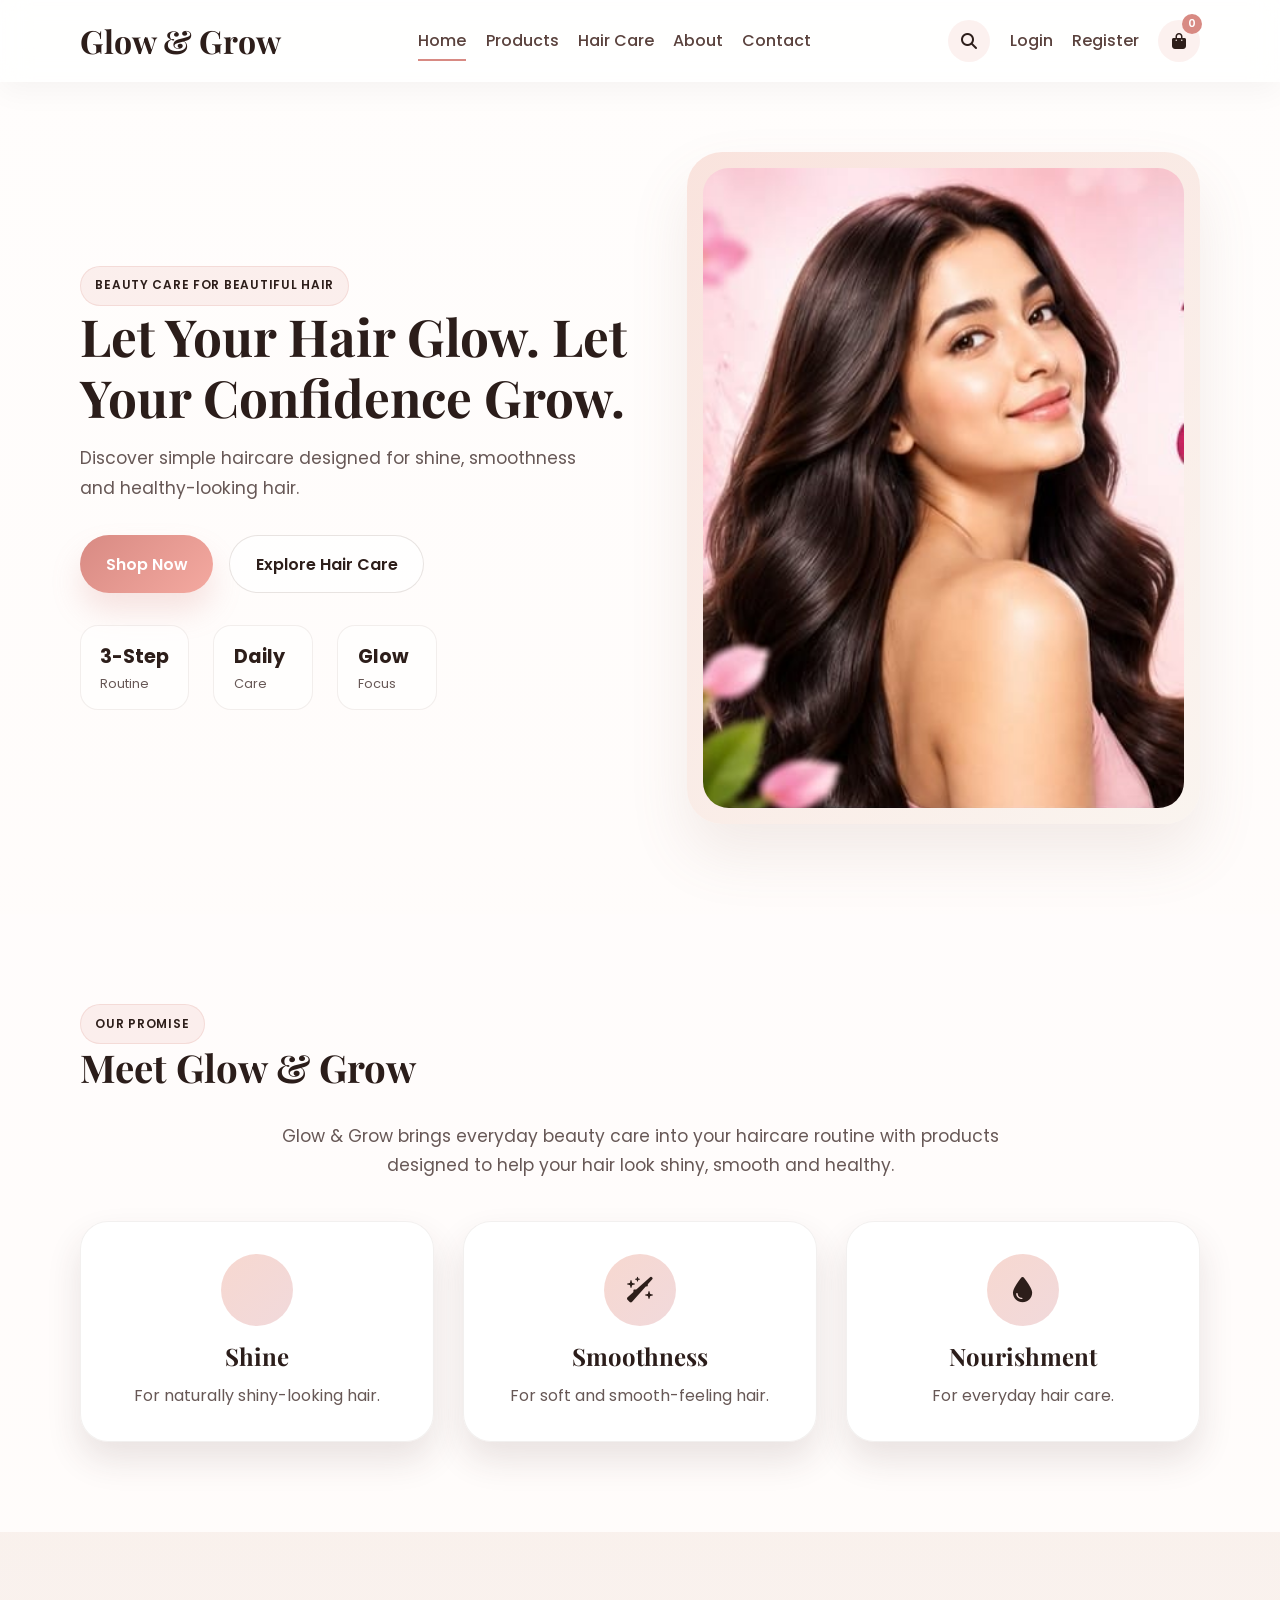
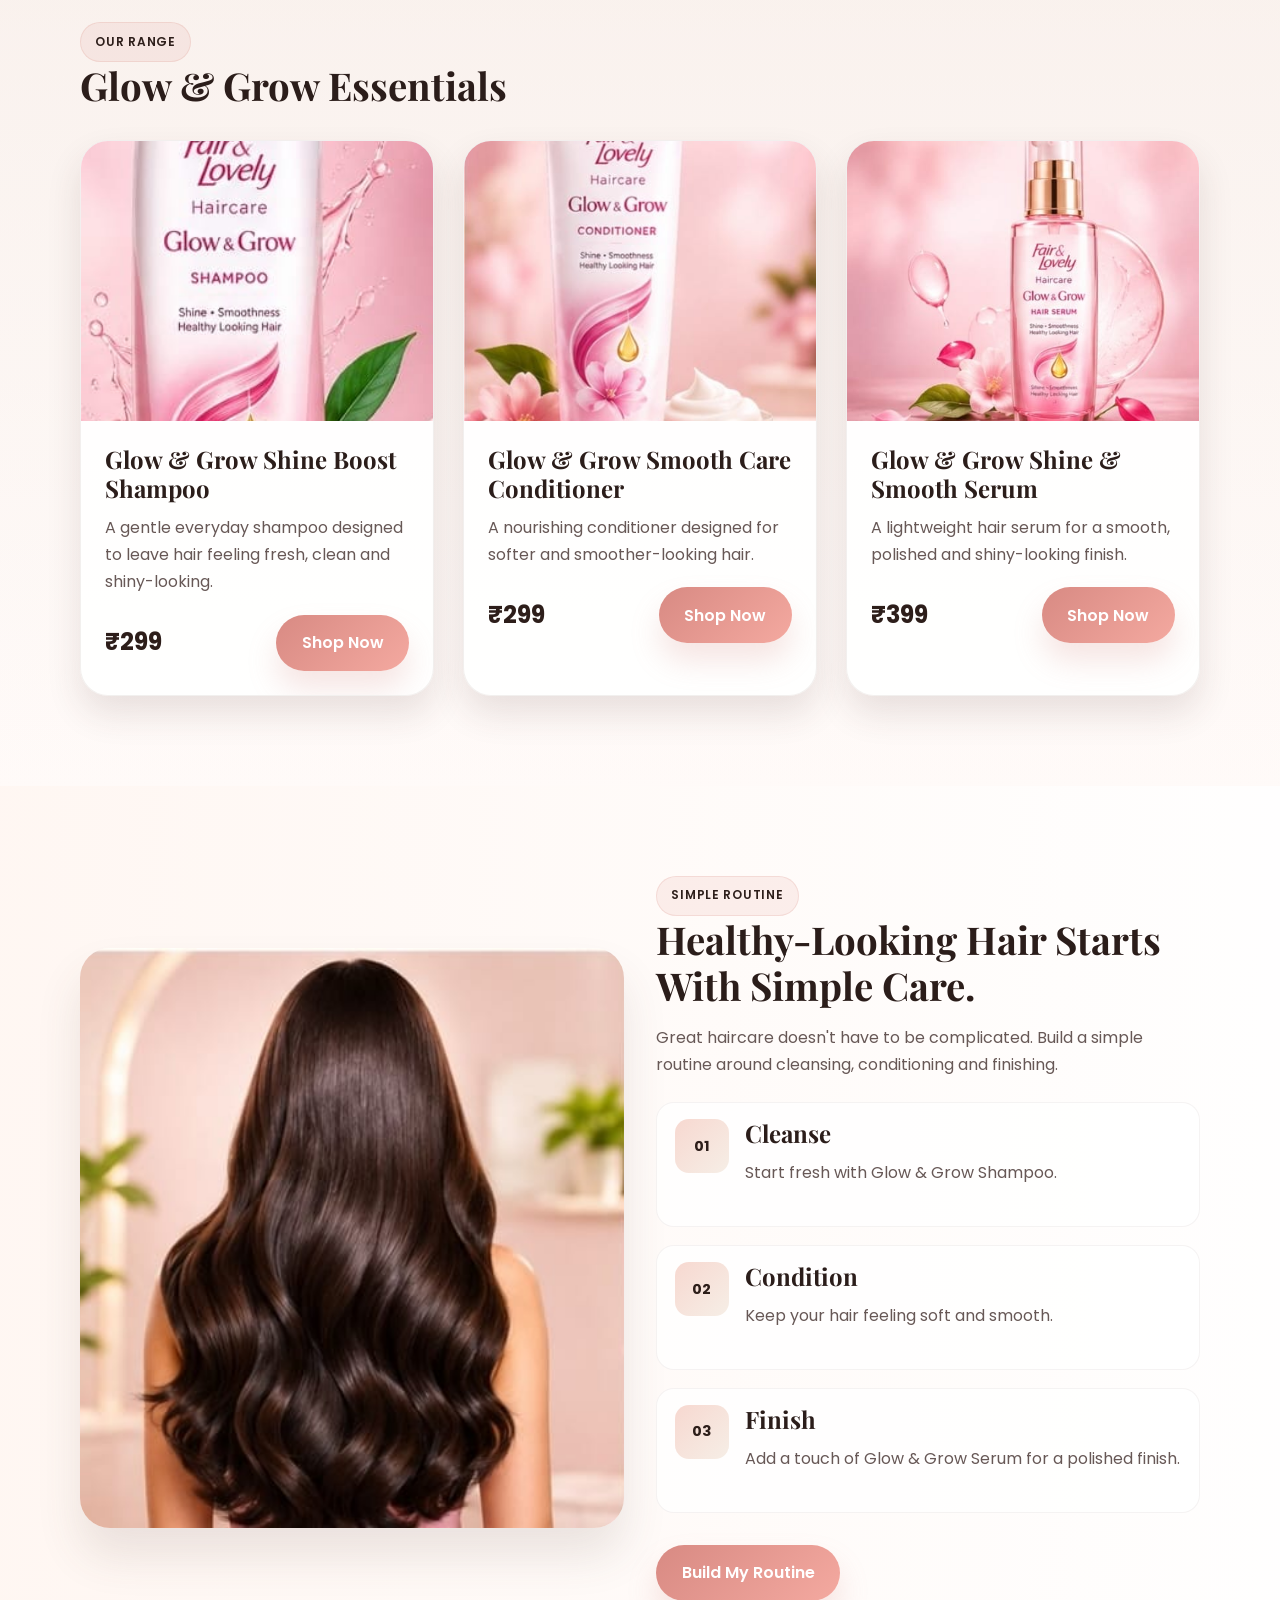
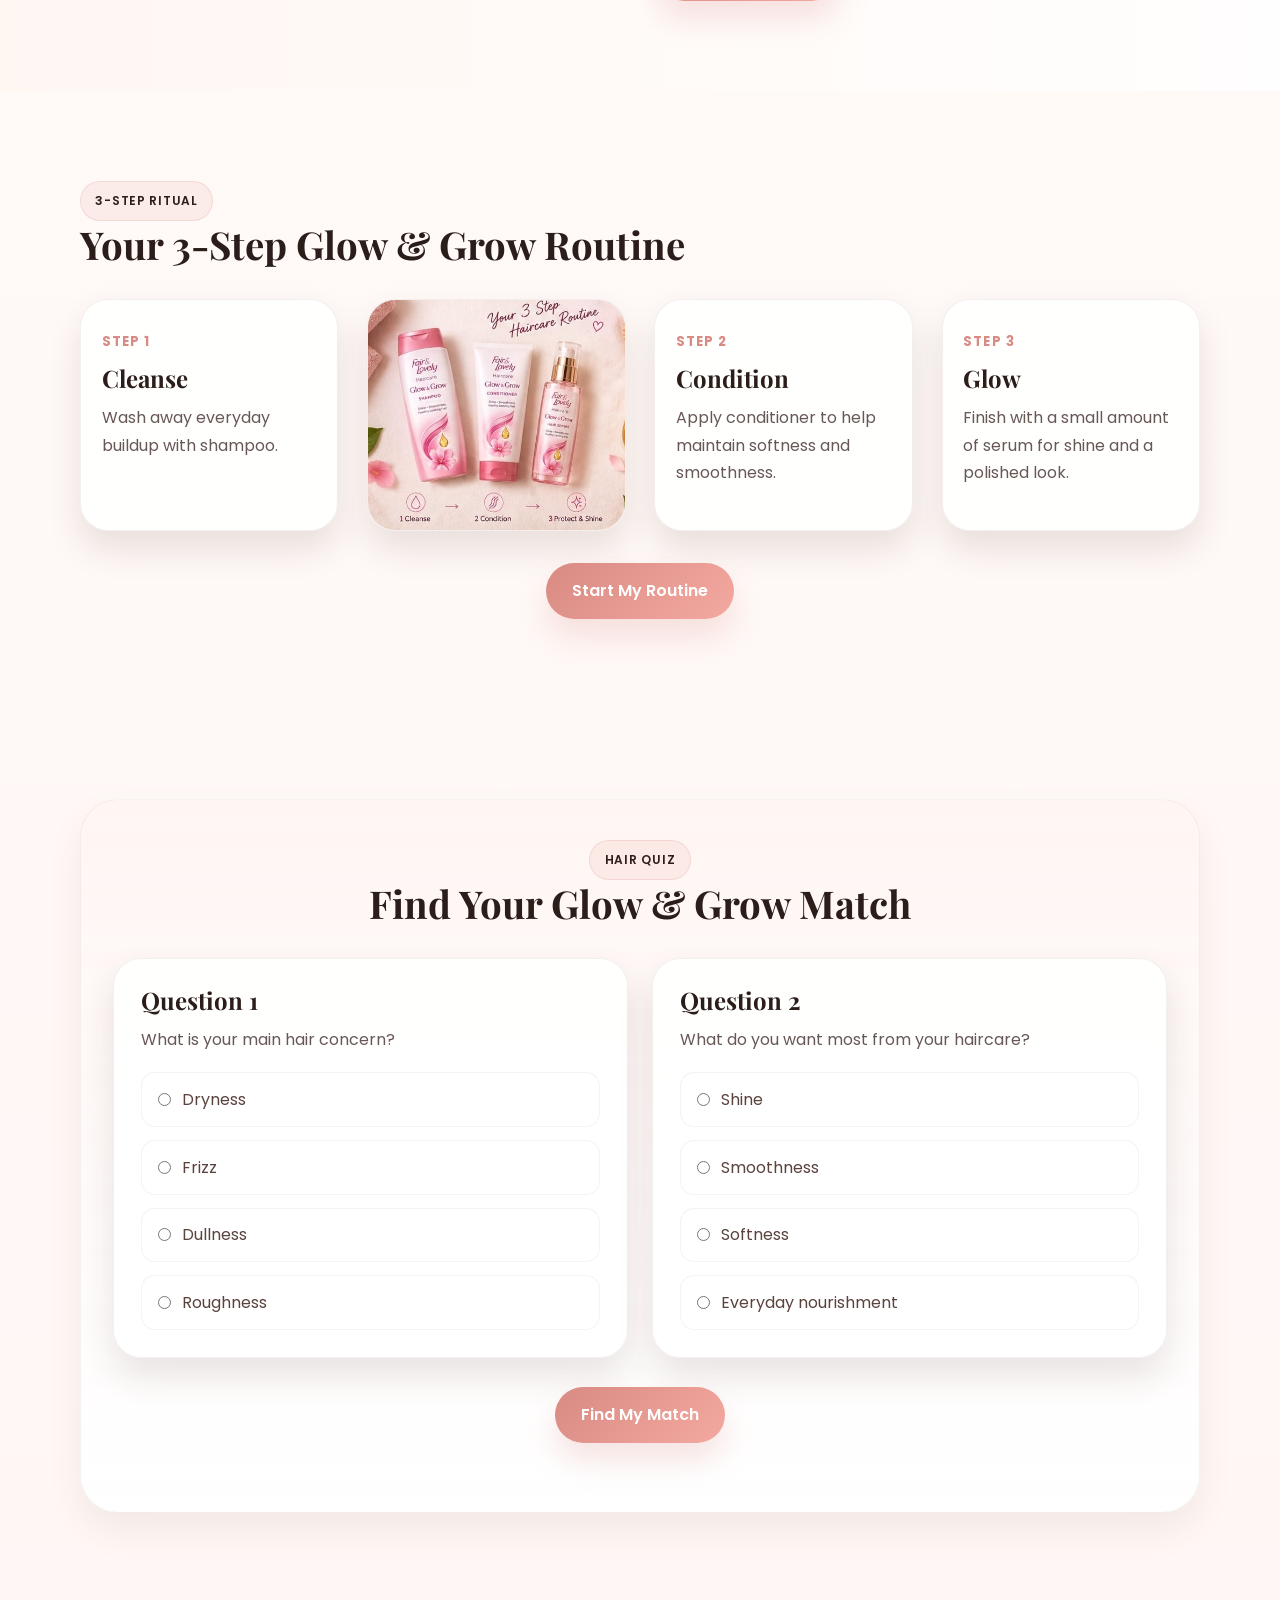
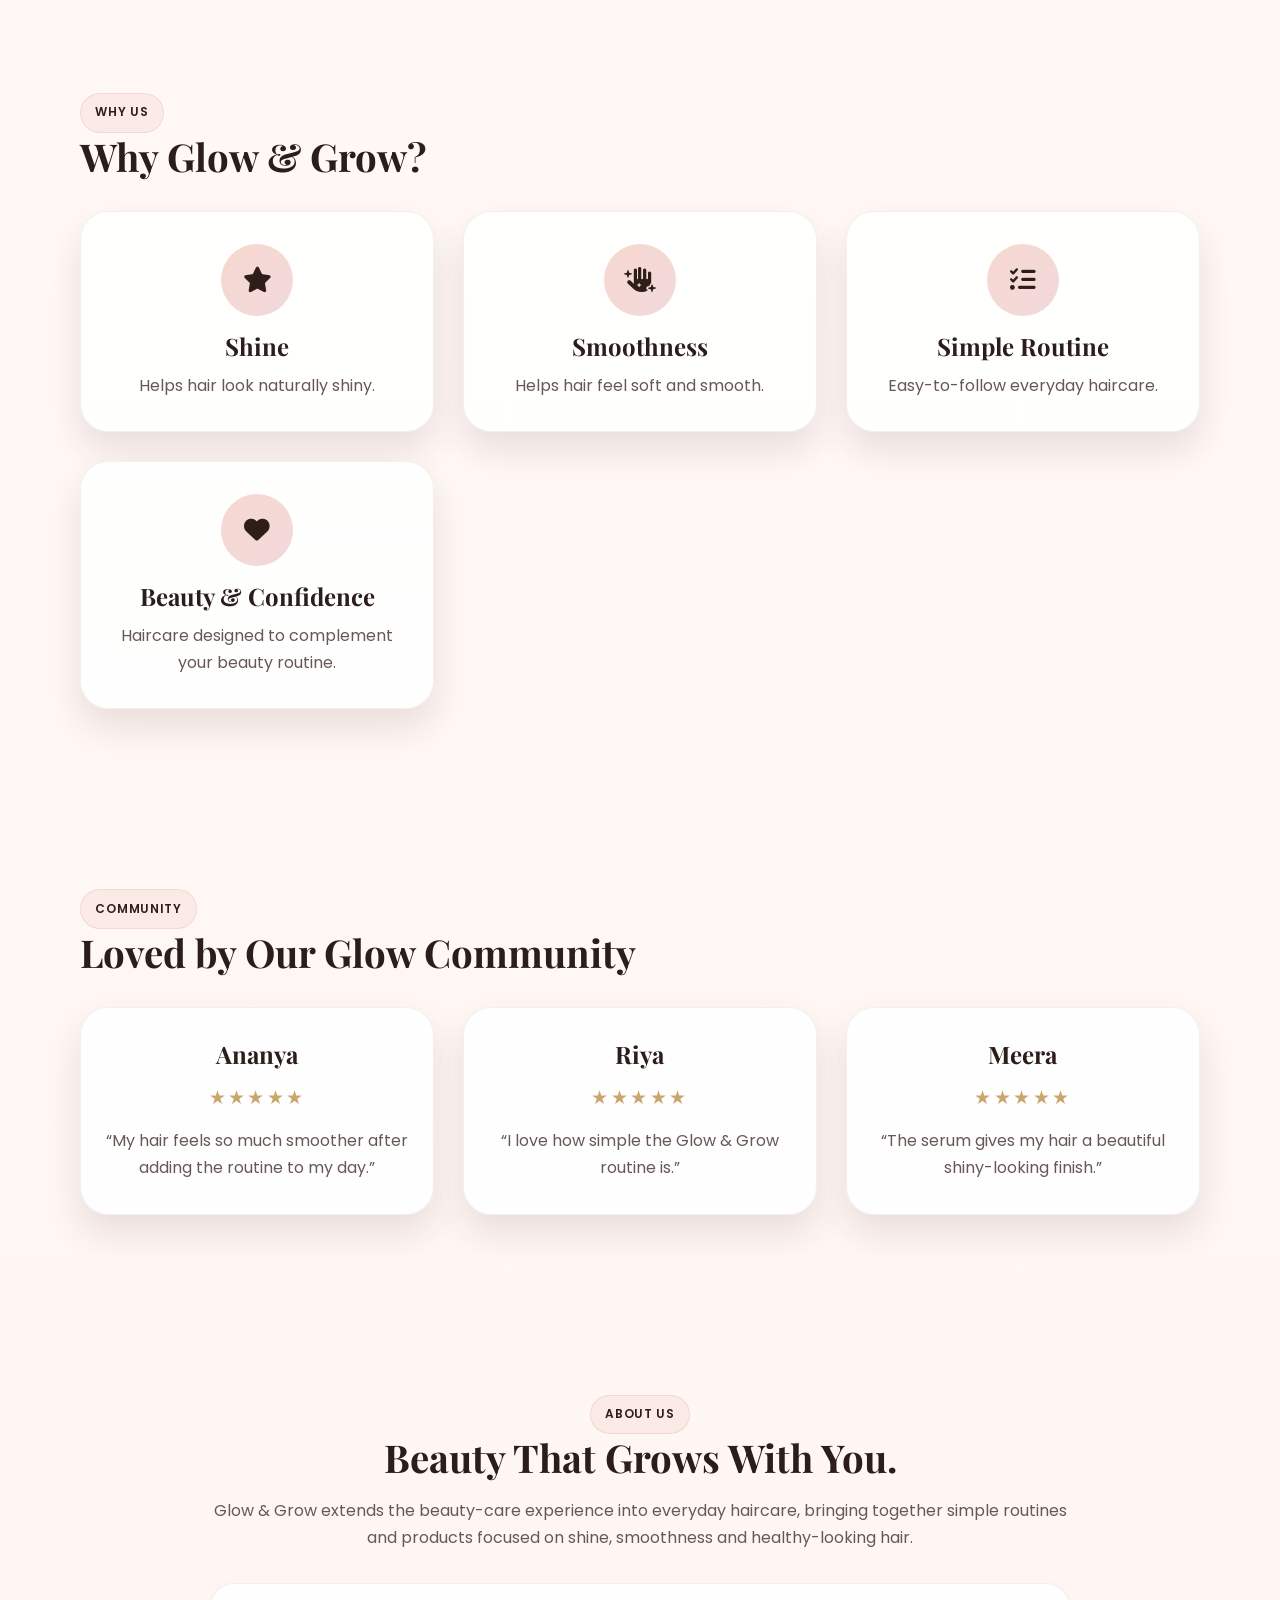
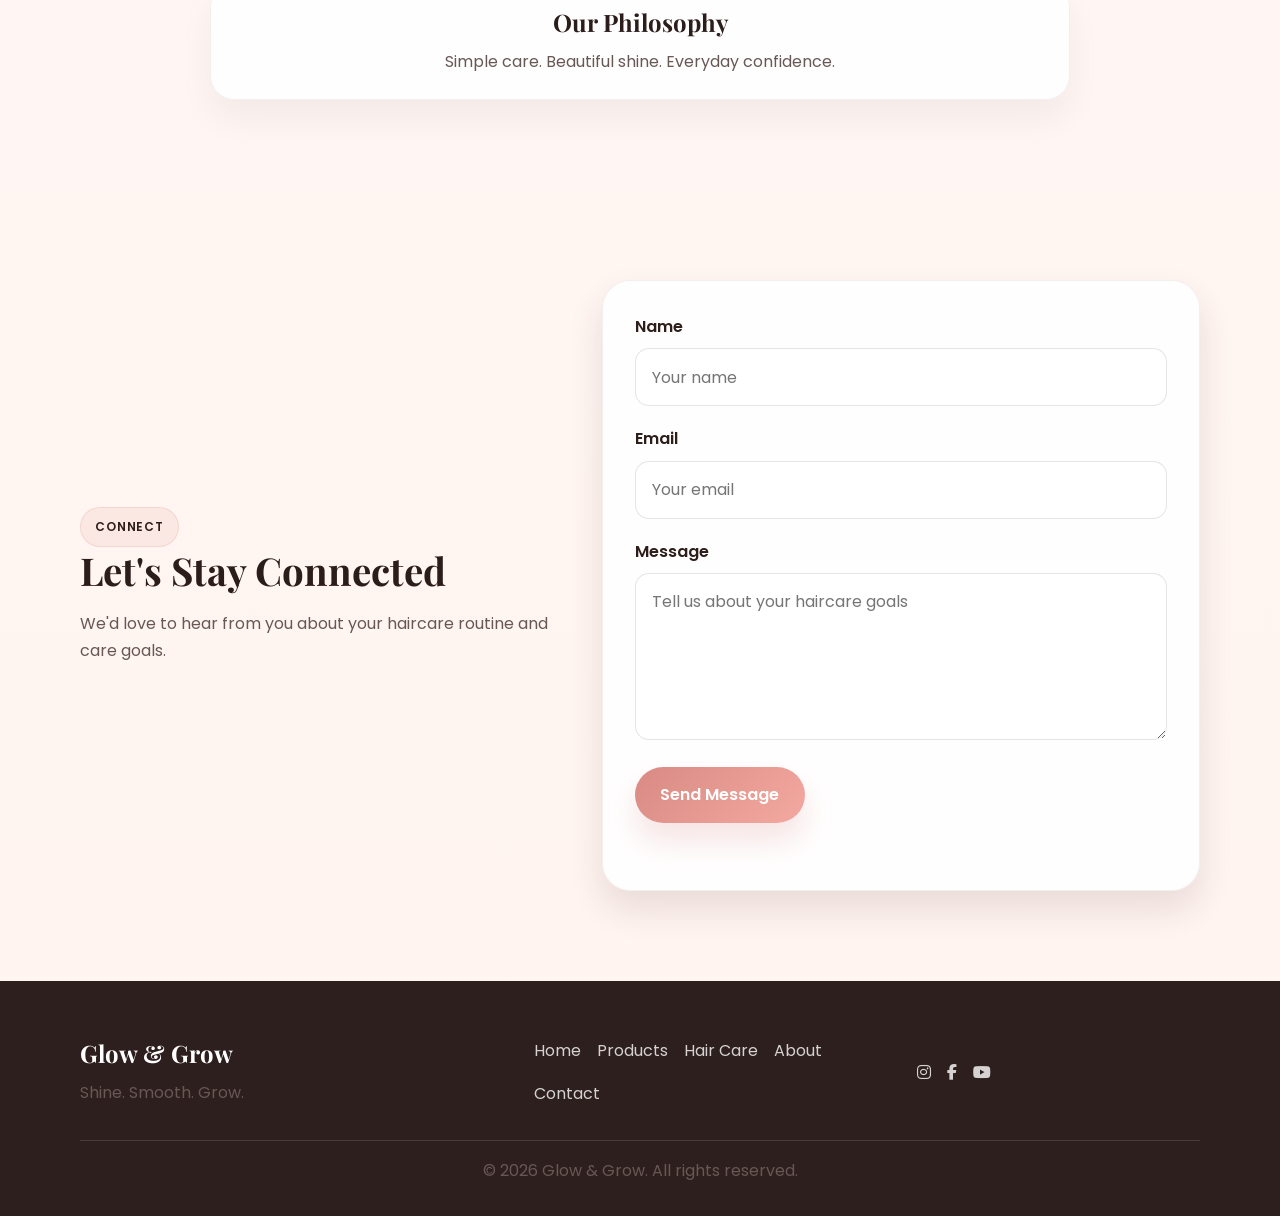
<file: index.html>
<!DOCTYPE html>
<html lang="en">
  <head>
    <meta charset="UTF-8" />
    <meta name="viewport" content="width=device-width, initial-scale=1.0" />
    <title>Glow & Grow | Haircare Essentials</title>
    <meta
      name="description"
      content="Glow & Grow haircare range focused on shine, smoothness and healthy-looking hair."
    />
    <link rel="preconnect" href="https://fonts.googleapis.com" />
    <link rel="preconnect" href="https://fonts.gstatic.com" crossorigin />
    <link
      href="https://fonts.googleapis.com/css2?family=Playfair+Display:wght@600;700;800&family=Poppins:wght@300;400;500;600;700&display=swap"
      rel="stylesheet"
    />
    <link
      rel="stylesheet"
      href="https://cdnjs.cloudflare.com/ajax/libs/font-awesome/6.5.2/css/all.min.css"
      crossorigin="anonymous"
      referrerpolicy="no-referrer"
    />
    <link rel="stylesheet" href="css/style.css" />
  </head>
  <body>
    <header class="site-header">
      <nav class="navbar container">
        <a href="#home" class="logo">Glow &amp; Grow</a>

        <button class="nav-toggle" aria-label="Toggle menu" aria-expanded="false">
          <span></span>
          <span></span>
          <span></span>
        </button>

        <div class="nav-menu">
          <a href="#home" class="active">Home</a>
          <a href="#products">Products</a>
          <a href="#haircare">Hair Care</a>
          <a href="#about">About</a>
          <a href="#contact">Contact</a>
        </div>

        <div class="nav-actions">
          <button class="icon-btn" aria-label="Search">
            <i class="fas fa-search"></i>
          </button>
          <a href="login.html" class="nav-link">Login</a>
          <a href="register.html" class="nav-link">Register</a>
          <button class="cart-btn" aria-label="Cart">
            <i class="fas fa-shopping-bag"></i>
            <span class="cart-count">0</span>
          </button>
        </div>
      </nav>

      <div class="cart-panel" id="cartPanel" aria-live="polite">
        <div class="cart-header">
          <h3>Your Routine</h3>
          <button class="close-cart" aria-label="Close cart">&times;</button>
        </div>
        <div class="cart-items"></div>
        <div class="cart-footer">
          <div class="cart-total-row">
            <span>Total</span>
            <strong class="cart-total">₹0</strong>
          </div>
          <button class="checkout-btn">Checkout</button>
        </div>
      </div>
    </header>

    <main>
      <section class="hero" id="home">
        <div class="container hero-grid">
          <div class="hero-content reveal">
            <div class="eyebrow">Beauty care for beautiful hair</div>
            <h1>Let Your Hair Glow. Let Your Confidence Grow.</h1>
            <p>
              Discover simple haircare designed for shine, smoothness and
              healthy-looking hair.
            </p>
            <div class="hero-actions">
              <a href="#products" class="btn btn-primary">Shop Now</a>
              <a href="#haircare" class="btn btn-secondary">Explore Hair Care</a>
            </div>
            <div class="hero-stats">
              <div>
                <strong>3-Step</strong>
                <span>Routine</span>
              </div>
              <div>
                <strong>Daily</strong>
                <span>Care</span>
              </div>
              <div>
                <strong>Glow</strong>
                <span>Focus</span>
              </div>
            </div>
          </div>

          <div class="hero-visual reveal">
            <div class="image-card">
              <img src="images/hero.jpeg" alt="Glow & Grow haircare products displayed on a beauty styled background" />
            </div>
          </div>
        </div>
      </section>

      <section class="brand-intro">
        <div class="container">
          <div class="section-heading reveal">
            <span class="section-tag">Our Promise</span>
            <h2>Meet Glow &amp; Grow</h2>
          </div>
          <p class="intro-copy reveal">
            Glow &amp; Grow brings everyday beauty care into your haircare routine with
            products designed to help your hair look shiny, smooth and healthy.
          </p>

          <div class="feature-grid reveal">
            <article class="feature-card">
              <div class="icon-wrap"><i class="fa-solid fa-sparkles"></i></div>
              <h3>Shine</h3>
              <p>For naturally shiny-looking hair.</p>
            </article>
            <article class="feature-card">
              <div class="icon-wrap"><i class="fa-solid fa-wand-sparkles"></i></div>
              <h3>Smoothness</h3>
              <p>For soft and smooth-feeling hair.</p>
            </article>
            <article class="feature-card">
              <div class="icon-wrap"><i class="fa-solid fa-droplet"></i></div>
              <h3>Nourishment</h3>
              <p>For everyday hair care.</p>
            </article>
          </div>
        </div>
      </section>

      <section class="products" id="products">
        <div class="container">
          <div class="section-heading reveal">
            <span class="section-tag">Our Range</span>
            <h2>Glow &amp; Grow Essentials</h2>
          </div>

          <div class="product-grid reveal">
            <article class="product-card" data-product-id="shampoo">
              <div class="product-image-wrap">
                <img src="images/shampoo.jpeg" alt="Glow & Grow Shine Boost Shampoo bottle" />
              </div>
              <div class="product-body">
                <h3>Glow &amp; Grow Shine Boost Shampoo</h3>
                <p>
                  A gentle everyday shampoo designed to leave hair feeling fresh,
                  clean and shiny-looking.
                </p>
                <div class="product-meta">
                  <span class="price">₹299</span>
                  <button class="btn btn-primary add-to-cart" data-product-id="shampoo">Shop Now</button>
                </div>
              </div>
            </article>

            <article class="product-card" data-product-id="conditioner">
              <div class="product-image-wrap">
                <img src="images/conditioner.jpeg" alt="Glow & Grow Smooth Care Conditioner bottle" />
              </div>
              <div class="product-body">
                <h3>Glow &amp; Grow Smooth Care Conditioner</h3>
                <p>
                  A nourishing conditioner designed for softer and smoother-looking hair.
                </p>
                <div class="product-meta">
                  <span class="price">₹299</span>
                  <button class="btn btn-primary add-to-cart" data-product-id="conditioner">Shop Now</button>
                </div>
              </div>
            </article>

            <article class="product-card" data-product-id="serum">
              <div class="product-image-wrap">
                <img src="images/serum.jpeg" alt="Glow & Grow Shine & Smooth Serum bottle" />
              </div>
              <div class="product-body">
                <h3>Glow &amp; Grow Shine &amp; Smooth Serum</h3>
                <p>
                  A lightweight hair serum for a smooth, polished and shiny-looking finish.
                </p>
                <div class="product-meta">
                  <span class="price">₹399</span>
                  <button class="btn btn-primary add-to-cart" data-product-id="serum">Shop Now</button>
                </div>
              </div>
            </article>
          </div>
        </div>
      </section>

      <section class="haircare-split" id="haircare">
        <div class="container split-grid">
          <div class="split-image reveal">
            <img src="images/hair-model.jpeg" alt="Woman with healthy-looking glossy hair in a beauty campaign style image" />
          </div>
          <div class="split-content reveal">
            <span class="section-tag">Simple routine</span>
            <h2>Healthy-Looking Hair Starts With Simple Care.</h2>
            <p>
              Great haircare doesn't have to be complicated. Build a simple routine around
              cleansing, conditioning and finishing.
            </p>

            <div class="step-list">
              <div class="step-item">
                <span class="step-number">01</span>
                <div>
                  <h3>Cleanse</h3>
                  <p>Start fresh with Glow &amp; Grow Shampoo.</p>
                </div>
              </div>
              <div class="step-item">
                <span class="step-number">02</span>
                <div>
                  <h3>Condition</h3>
                  <p>Keep your hair feeling soft and smooth.</p>
                </div>
              </div>
              <div class="step-item">
                <span class="step-number">03</span>
                <div>
                  <h3>Finish</h3>
                  <p>Add a touch of Glow &amp; Grow Serum for a polished finish.</p>
                </div>
              </div>
            </div>

            <button class="btn btn-primary routine-trigger">Build My Routine</button>
          </div>
        </div>
      </section>

      <section class="routine-section">
        <div class="container">
          <div class="section-heading reveal">
            <span class="section-tag">3-step ritual</span>
            <h2>Your 3-Step Glow &amp; Grow Routine</h2>
          </div>

          <div class="routine-grid reveal">
            <article class="routine-card">
              <span class="routine-step">STEP 1</span>
              <h3>Cleanse</h3>
              <p>Wash away everyday buildup with shampoo.</p>
            </article>
            <article class="routine-card accent-card">
              <img src="images/routine.jpeg" alt="Woman styling hair with shampoo and conditioner in a beauty routine" />
            </article>
            <article class="routine-card">
              <span class="routine-step">STEP 2</span>
              <h3>Condition</h3>
              <p>Apply conditioner to help maintain softness and smoothness.</p>
            </article>
            <article class="routine-card">
              <span class="routine-step">STEP 3</span>
              <h3>Glow</h3>
              <p>Finish with a small amount of serum for shine and a polished look.</p>
            </article>
          </div>

          <div class="routine-button-wrap reveal">
            <button class="btn btn-primary routine-ready">Start My Routine</button>
          </div>
        </div>
      </section>

      <section class="quiz-section">
        <div class="container quiz-box reveal">
          <div class="section-heading center reveal">
            <span class="section-tag">Hair quiz</span>
            <h2>Find Your Glow &amp; Grow Match</h2>
          </div>

          <div class="quiz-grid">
            <div class="quiz-card">
              <h3>Question 1</h3>
              <p>What is your main hair concern?</p>
              <div class="option-list">
                <label><input type="radio" name="hairConcern" value="Dryness" /> Dryness</label>
                <label><input type="radio" name="hairConcern" value="Frizz" /> Frizz</label>
                <label><input type="radio" name="hairConcern" value="Dullness" /> Dullness</label>
                <label><input type="radio" name="hairConcern" value="Roughness" /> Roughness</label>
              </div>
            </div>

            <div class="quiz-card">
              <h3>Question 2</h3>
              <p>What do you want most from your haircare?</p>
              <div class="option-list">
                <label><input type="radio" name="hairGoal" value="Shine" /> Shine</label>
                <label><input type="radio" name="hairGoal" value="Smoothness" /> Smoothness</label>
                <label><input type="radio" name="hairGoal" value="Softness" /> Softness</label>
                <label><input type="radio" name="hairGoal" value="Everyday nourishment" /> Everyday nourishment</label>
              </div>
            </div>
          </div>

          <div class="quiz-action reveal">
            <button class="btn btn-primary" id="quizButton">Find My Match</button>
          </div>

          <div class="quiz-result" id="quizResult" aria-live="polite">
            <div class="result-card hidden">
              <p class="result-label">Your match</p>
              <h3 id="resultText">Your Glow &amp; Grow Match: Shine Boost Shampoo</h3>
            </div>
          </div>
        </div>
      </section>

      <section class="features-section">
        <div class="container">
          <div class="section-heading reveal">
            <span class="section-tag">Why us</span>
            <h2>Why Glow &amp; Grow?</h2>
          </div>

          <div class="feature-grid reveal">
            <article class="feature-card">
              <div class="icon-wrap"><i class="fa-solid fa-star"></i></div>
              <h3>Shine</h3>
              <p>Helps hair look naturally shiny.</p>
            </article>
            <article class="feature-card">
              <div class="icon-wrap"><i class="fa-solid fa-hand-sparkles"></i></div>
              <h3>Smoothness</h3>
              <p>Helps hair feel soft and smooth.</p>
            </article>
            <article class="feature-card">
              <div class="icon-wrap"><i class="fa-solid fa-list-check"></i></div>
              <h3>Simple Routine</h3>
              <p>Easy-to-follow everyday haircare.</p>
            </article>
            <article class="feature-card">
              <div class="icon-wrap"><i class="fa-solid fa-heart"></i></div>
              <h3>Beauty &amp; Confidence</h3>
              <p>Haircare designed to complement your beauty routine.</p>
            </article>
          </div>
        </div>
      </section>

      <section class="testimonials">
        <div class="container">
          <div class="section-heading reveal">
            <span class="section-tag">Community</span>
            <h2>Loved by Our Glow Community</h2>
          </div>

          <div class="testimonial-grid reveal">
            <article class="testimonial-card">
              <h3>Ananya</h3>
              <div class="stars">★★★★★</div>
              <p>“My hair feels so much smoother after adding the routine to my day.”</p>
            </article>
            <article class="testimonial-card">
              <h3>Riya</h3>
              <div class="stars">★★★★★</div>
              <p>“I love how simple the Glow &amp; Grow routine is.”</p>
            </article>
            <article class="testimonial-card">
              <h3>Meera</h3>
              <div class="stars">★★★★★</div>
              <p>“The serum gives my hair a beautiful shiny-looking finish.”</p>
            </article>
          </div>
        </div>
      </section>

      <section class="about-section" id="about">
        <div class="container about-grid">
          <div class="about-content reveal">
            <span class="section-tag">About us</span>
            <h2>Beauty That Grows With You.</h2>
            <p>
              Glow &amp; Grow extends the beauty-care experience into everyday haircare,
              bringing together simple routines and products focused on shine,
              smoothness and healthy-looking hair.
            </p>
            <div class="philosophy-box">
              <h3>Our Philosophy</h3>
              <p>Simple care. Beautiful shine. Everyday confidence.</p>
            </div>
          </div>
        </div>
      </section>

      <section class="contact-section" id="contact">
        <div class="container contact-grid">
          <div class="contact-intro reveal">
            <span class="section-tag">Connect</span>
            <h2>Let's Stay Connected</h2>
            <p>We'd love to hear from you about your haircare routine and care goals.</p>
          </div>

          <div class="contact-card reveal">
            <form id="contactForm" novalidate>
              <div class="form-group">
                <label for="contactName">Name</label>
                <input type="text" id="contactName" name="name" placeholder="Your name" />
              </div>

              <div class="form-group">
                <label for="contactEmail">Email</label>
                <input type="email" id="contactEmail" name="email" placeholder="Your email" />
              </div>

              <div class="form-group">
                <label for="contactMessage">Message</label>
                <textarea id="contactMessage" name="message" rows="5" placeholder="Tell us about your haircare goals"></textarea>
              </div>

              <button type="submit" class="btn btn-primary">Send Message</button>
              <p class="form-message" id="contactMessageStatus"></p>
            </form>
          </div>
        </div>
      </section>
    </main>

    <footer class="site-footer">
      <div class="container footer-grid">
        <div>
          <h3>Glow &amp; Grow</h3>
          <p>Shine. Smooth. Grow.</p>
        </div>

        <div class="footer-links">
          <a href="#home">Home</a>
          <a href="#products">Products</a>
          <a href="#haircare">Hair Care</a>
          <a href="#about">About</a>
          <a href="#contact">Contact</a>
        </div>

        <div class="social-links">
          <a href="#" aria-label="Instagram"><i class="fa-brands fa-instagram"></i></a>
          <a href="#" aria-label="Facebook"><i class="fa-brands fa-facebook-f"></i></a>
          <a href="#" aria-label="YouTube"><i class="fa-brands fa-youtube"></i></a>
        </div>
      </div>

      <div class="container footer-bottom">
        <p>© 2026 Glow &amp; Grow. All rights reserved.</p>
      </div>
    </footer>

    <div class="toast" id="toast" aria-live="polite"></div>

    <script src="js/script.js"></script>
  </body>
</html>
</file>
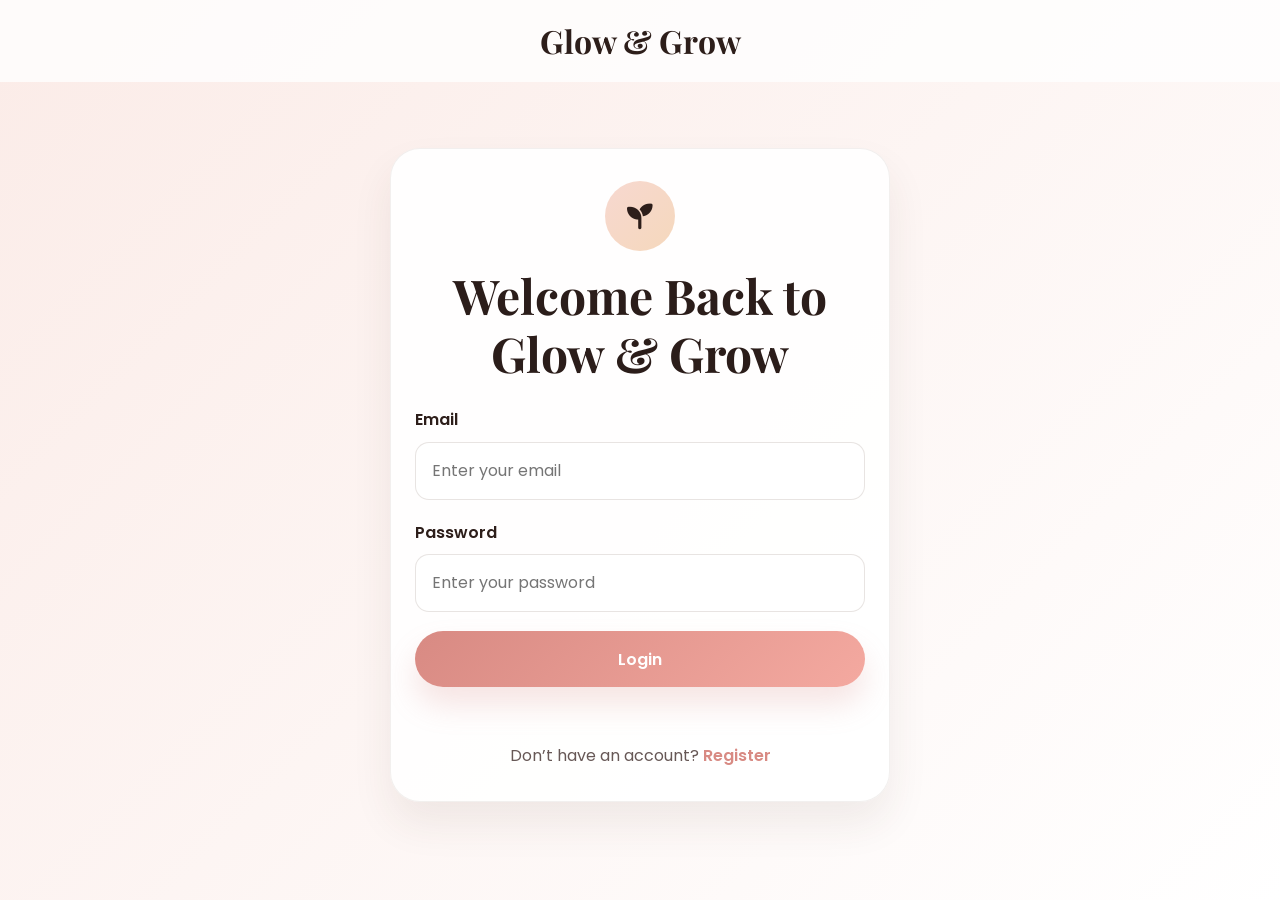
<file: login.html>
<!DOCTYPE html>
<html lang="en">
  <head>
    <meta charset="UTF-8" />
    <meta name="viewport" content="width=device-width, initial-scale=1.0" />
    <title>Login | Glow & Grow</title>
    <link rel="preconnect" href="https://fonts.googleapis.com" />
    <link rel="preconnect" href="https://fonts.gstatic.com" crossorigin />
    <link
      href="https://fonts.googleapis.com/css2?family=Playfair+Display:wght@600;700;800&family=Poppins:wght@300;400;500;600;700&display=swap"
      rel="stylesheet"
    />
    <link
      rel="stylesheet"
      href="https://cdnjs.cloudflare.com/ajax/libs/font-awesome/6.5.2/css/all.min.css"
      crossorigin="anonymous"
      referrerpolicy="no-referrer"
    />
    <link rel="stylesheet" href="css/style.css" />
  </head>
  <body class="auth-page">
    <header class="auth-header">
      <nav class="navbar container auth-nav">
        <a href="index.html" class="logo">Glow &amp; Grow</a>
      </nav>
    </header>

    <main class="auth-main">
      <div class="auth-card reveal">
        <div class="auth-badge"><i class="fa-solid fa-seedling"></i></div>
        <h1>Welcome Back to Glow &amp; Grow</h1>
        <form id="loginForm" novalidate>
          <div class="form-group">
            <label for="loginEmail">Email</label>
            <input type="email" id="loginEmail" name="email" placeholder="Enter your email" />
          </div>

          <div class="form-group">
            <label for="loginPassword">Password</label>
            <input type="password" id="loginPassword" name="password" placeholder="Enter your password" />
          </div>

          <button type="submit" class="btn btn-primary full-width">Login</button>
          <p class="form-message" id="loginMessage"></p>
        </form>

        <p class="auth-switch">
          Don’t have an account?
          <a href="register.html">Register</a>
        </p>
      </div>
    </main>

    <div class="toast" id="toast" aria-live="polite"></div>

    <script src="js/script.js"></script>
  </body>
</html>
</file>
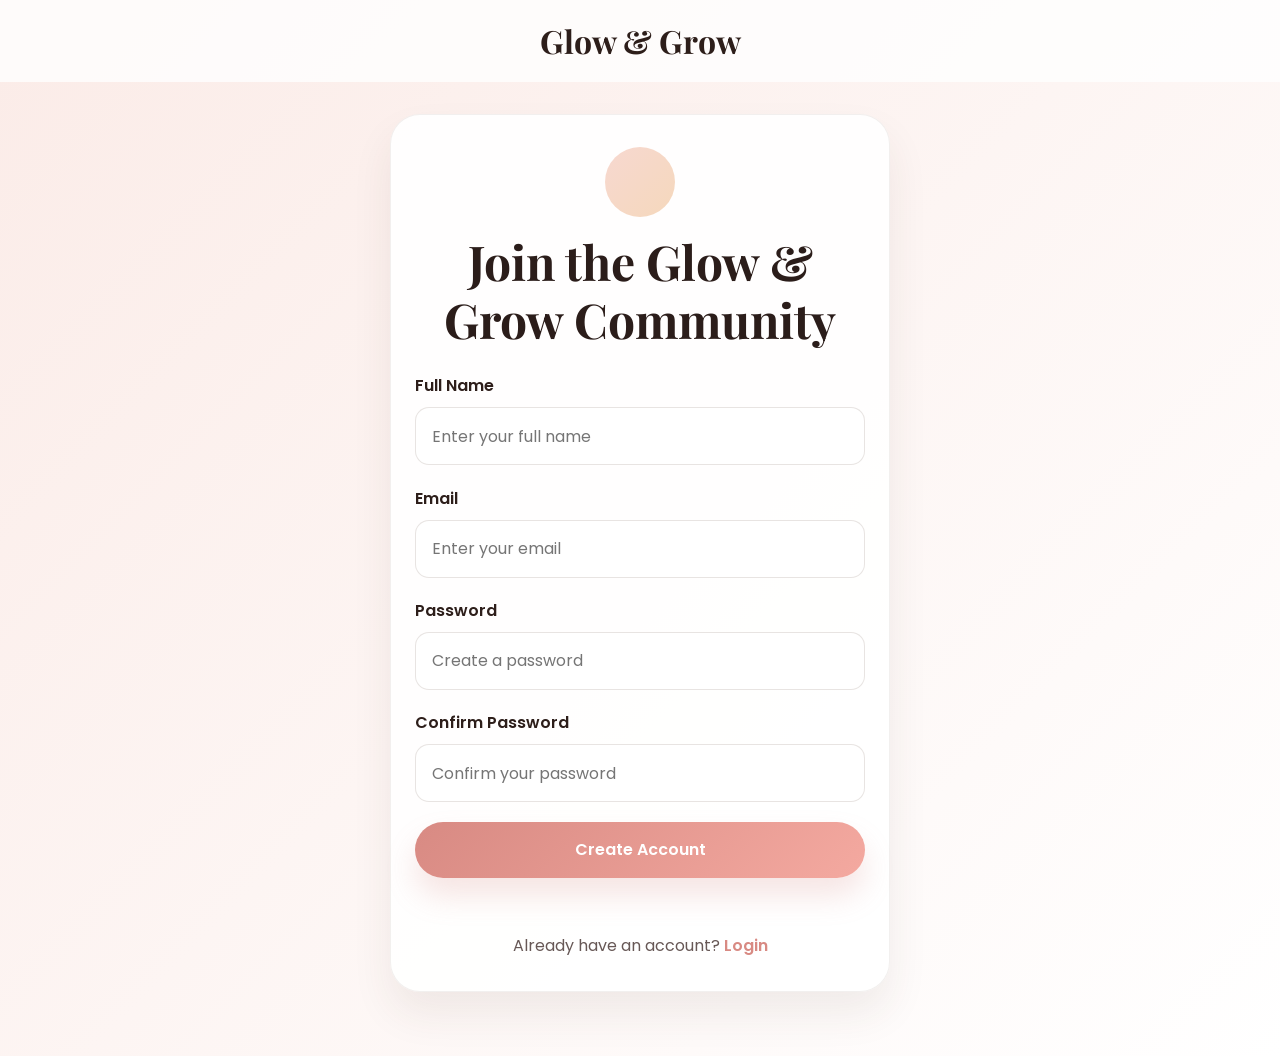
<file: register.html>
<!DOCTYPE html>
<html lang="en">
  <head>
    <meta charset="UTF-8" />
    <meta name="viewport" content="width=device-width, initial-scale=1.0" />
    <title>Register | Glow & Grow</title>
    <link rel="preconnect" href="https://fonts.googleapis.com" />
    <link rel="preconnect" href="https://fonts.gstatic.com" crossorigin />
    <link
      href="https://fonts.googleapis.com/css2?family=Playfair+Display:wght@600;700;800&family=Poppins:wght@300;400;500;600;700&display=swap"
      rel="stylesheet"
    />
    <link
      rel="stylesheet"
      href="https://cdnjs.cloudflare.com/ajax/libs/font-awesome/6.5.2/css/all.min.css"
      crossorigin="anonymous"
      referrerpolicy="no-referrer"
    />
    <link rel="stylesheet" href="css/style.css" />
  </head>
  <body class="auth-page">
    <header class="auth-header">
      <nav class="navbar container auth-nav">
        <a href="index.html" class="logo">Glow &amp; Grow</a>
      </nav>
    </header>

    <main class="auth-main">
      <div class="auth-card reveal">
        <div class="auth-badge"><i class="fa-solid fa-sparkles"></i></div>
        <h1>Join the Glow &amp; Grow Community</h1>
        <form id="registerForm" novalidate>
          <div class="form-group">
            <label for="registerName">Full Name</label>
            <input type="text" id="registerName" name="name" placeholder="Enter your full name" />
          </div>

          <div class="form-group">
            <label for="registerEmail">Email</label>
            <input type="email" id="registerEmail" name="email" placeholder="Enter your email" />
          </div>

          <div class="form-group">
            <label for="registerPassword">Password</label>
            <input type="password" id="registerPassword" name="password" placeholder="Create a password" />
          </div>

          <div class="form-group">
            <label for="confirmPassword">Confirm Password</label>
            <input type="password" id="confirmPassword" name="confirmPassword" placeholder="Confirm your password" />
          </div>

          <button type="submit" class="btn btn-primary full-width">Create Account</button>
          <p class="form-message" id="registerMessage"></p>
        </form>

        <p class="auth-switch">
          Already have an account?
          <a href="login.html">Login</a>
        </p>
      </div>
    </main>

    <div class="toast" id="toast" aria-live="polite"></div>

    <script src="js/script.js"></script>
  </body>
</html>
</file>
<file: css/style.css>
:root {
  --primary: #f7d8d0;
  --secondary: #f7efe6;
  --accent: #d88a83;
  --rose: #f1d9db;
  --beige: #f6eee6;
  --brown: #2d1e1a;
  --brown-soft: #5a423d;
  --gold: #c9a66b;
  --white: #ffffff;
  --text: #2b1d1a;
  --muted: #675856;
  --shadow: rgba(74, 44, 39, 0.12);
  --section: #fffaf8;
}

* {
  margin: 0;
  padding: 0;
  box-sizing: border-box;
}

html {
  scroll-behavior: smooth;
}

body {
  font-family: "Poppins", sans-serif;
  background: linear-gradient(180deg, #fffdfc 0%, #fff4f0 100%);
  color: var(--text);
  line-height: 1.7;
}

a {
  text-decoration: none;
  color: inherit;
}

img {
  display: block;
  width: 100%;
}

button,
input,
textarea {
  font: inherit;
}

.container {
  width: min(1120px, calc(100% - 2rem));
  margin: 0 auto;
}

section {
  padding: 90px 0;
}

h1,
h2,
h3,
.logo {
  font-family: "Playfair Display", serif;
  line-height: 1.2;
}

h1 {
  font-size: clamp(2.5rem, 4vw, 4.6rem);
  margin-bottom: 1rem;
}

h2 {
  font-size: clamp(2.1rem, 3vw, 3rem);
  margin-bottom: 1rem;
}

h3 {
  font-size: 1.5rem;
  margin-bottom: 0.7rem;
}

p {
  color: var(--muted);
}

.section-tag,
.eyebrow {
  display: inline-block;
  background: rgba(216, 138, 131, 0.12);
  color: var(--brown);
  border: 1px solid rgba(216, 138, 131, 0.2);
  padding: 0.55rem 0.9rem;
  border-radius: 999px;
  font-size: 0.75rem;
  letter-spacing: 0.06em;
  text-transform: uppercase;
  font-weight: 600;
}

.section-heading {
  margin-bottom: 2rem;
}

.section-heading.center {
  text-align: center;
}

.site-header {
  position: sticky;
  top: 0;
  z-index: 1000;
  background: rgba(255, 255, 255, 0.72);
  backdrop-filter: blur(14px);
  box-shadow: 0 10px 30px rgba(36, 18, 15, 0.04);
}

.navbar {
  display: flex;
  align-items: center;
  justify-content: space-between;
  gap: 1rem;
  min-height: 82px;
}

.logo {
  font-size: 2rem;
  color: var(--brown);
  font-weight: 700;
}

.nav-menu,
.nav-actions {
  display: flex;
  align-items: center;
  gap: 1.2rem;
}

.nav-menu a,
.nav-link {
  color: var(--brown-soft);
  font-weight: 500;
  position: relative;
  transition: all 0.25s ease;
}

.nav-menu a::after,
.nav-link::after {
  content: "";
  position: absolute;
  left: 0;
  bottom: -0.4rem;
  width: 0;
  height: 2px;
  background: var(--accent);
  transition: width 0.25s ease;
}

.nav-menu a:hover::after,
.nav-menu a.active::after,
.nav-link:hover::after {
  width: 100%;
}

.icon-btn,
.cart-btn,
.nav-toggle,
.close-cart {
  background: transparent;
  border: 0;
  cursor: pointer;
}

.icon-btn,
.cart-btn {
  width: 42px;
  height: 42px;
  border-radius: 50%;
  background: rgba(247, 216, 208, 0.35);
  color: var(--brown);
  display: inline-flex;
  align-items: center;
  justify-content: center;
  position: relative;
  transition: transform 0.25s ease, box-shadow 0.2s ease;
}

.icon-btn:hover,
.cart-btn:hover,
.nav-toggle:hover {
  transform: translateY(-1px);
  box-shadow: 0 10px 20px rgba(219, 125, 111, 0.13);
}

.cart-count {
  position: absolute;
  top: -6px;
  right: -2px;
  min-width: 20px;
  height: 20px;
  border-radius: 50%;
  background: var(--accent);
  color: var(--white);
  font-size: 0.7rem;
  display: grid;
  place-items: center;
  font-weight: 600;
}

.nav-toggle {
  display: none;
  width: 44px;
  height: 44px;
  border-radius: 12px;
  background: rgba(247, 216, 208, 0.4);
  align-items: center;
  justify-content: center;
  flex-direction: column;
  gap: 0.3rem;
}

.nav-toggle span {
  width: 18px;
  height: 2px;
  background: var(--brown);
  border-radius: 2px;
  display: block;
}

.hero {
  padding-top: 70px;
}

.hero-grid {
  display: grid;
  grid-template-columns: 1.05fr 0.95fr;
  align-items: center;
  gap: 2.5rem;
}

.hero-content {
  max-width: 570px;
}

.hero-content p {
  font-size: 1.08rem;
  margin-bottom: 2rem;
  max-width: 500px;
}

.hero-actions {
  display: flex;
  flex-wrap: wrap;
  gap: 1rem;
  margin-bottom: 2rem;
}

.btn {
  display: inline-flex;
  align-items: center;
  justify-content: center;
  border: none;
  border-radius: 999px;
  cursor: pointer;
  transition: transform 0.25s ease, box-shadow 0.25s ease, background 0.25s ease;
  font-weight: 600;
  padding: 0.9rem 1.6rem;
}

.btn:hover {
  transform: translateY(-2px);
}

.btn-primary {
  background: linear-gradient(135deg, var(--accent), #f4a9a0);
  color: var(--white);
  box-shadow: 0 18px 30px rgba(216, 138, 131, 0.22);
}

.btn-secondary {
  background: rgba(255, 255, 255, 0.7);
  color: var(--brown);
  border: 1px solid rgba(93, 63, 49, 0.14);
}

.hero-stats {
  display: flex;
  flex-wrap: wrap;
  gap: 1.5rem;
}

.hero-stats div {
  display: flex;
  flex-direction: column;
  background: rgba(255, 255, 255, 0.5);
  padding: 0.9rem 1.2rem;
  border-radius: 18px;
  border: 1px solid rgba(89, 58, 44, 0.08);
  min-width: 100px;
}

.hero-stats strong {
  font-size: 1.2rem;
  color: var(--brown);
}

.hero-stats span {
  font-size: 0.8rem;
  color: var(--muted);
}

.hero-visual {
  position: relative;
}

.image-card {
  position: relative;
  background: linear-gradient(135deg, rgba(247, 216, 208, 0.7), rgba(246, 238, 230, 0.55));
  border-radius: 35px;
  padding: 1rem;
  box-shadow: 0 30px 60px rgba(151, 109, 93, 0.12);
  overflow: hidden;
}

.image-card img {
  height: 640px;
  object-fit: cover;
  border-radius: 26px;
}

.brand-intro,
.features-section,
.testimonials,
.about-section {
  background: rgba(255, 255, 255, 0.1);
}

.intro-copy {
  max-width: 760px;
  margin: 0 auto 2.5rem;
  text-align: center;
  font-size: 1.08rem;
}

.feature-grid,
.product-grid,
.testimonial-grid,
.footer-grid,
.routine-grid {
  display: grid;
  gap: 1.8rem;
}

.feature-grid {
  grid-template-columns: repeat(3, minmax(0, 1fr));
}

.feature-card,
.product-card,
.testimonial-card,
.contact-card,
.quiz-card,
.routine-card {
  background: rgba(255, 255, 255, 0.88);
  border: 1px solid rgba(93, 63, 49, 0.08);
  border-radius: 28px;
  box-shadow: 0 18px 35px var(--shadow);
}

.feature-card {
  padding: 2rem 1.5rem;
  text-align: center;
  transition: transform 0.25s ease, box-shadow 0.25s ease;
}

.feature-card:hover,
.product-card:hover,
.testimonial-card:hover,
.routine-card:hover {
  transform: translateY(-6px);
  box-shadow: 0 26px 45px rgba(73, 44, 33, 0.1);
}

.icon-wrap {
  width: 72px;
  height: 72px;
  border-radius: 50%;
  margin: 0 auto 1rem;
  background: linear-gradient(135deg, var(--primary), var(--rose));
  color: var(--brown);
  display: grid;
  place-items: center;
  font-size: 1.6rem;
}

.products {
  background: linear-gradient(180deg, rgba(245, 234, 228, 0.6), rgba(255, 255, 255, 0));
}

.product-grid {
  grid-template-columns: repeat(3, minmax(0, 1fr));
}

.product-card {
  overflow: hidden;
}

.product-image-wrap {
  background: linear-gradient(135deg, rgba(247, 216, 208, 0.34), rgba(246, 238, 230, 0.7));
}

.product-image-wrap img {
  height: 280px;
  object-fit: cover;
}

.product-body {
  padding: 1.5rem;
}

.product-body p {
  margin-bottom: 1.2rem;
}

.product-meta {
  display: flex;
  align-items: center;
  justify-content: space-between;
  gap: 1rem;
}

.price {
  font-size: 1.5rem;
  color: var(--brown);
  font-weight: 700;
}

.haircare-split {
  background: linear-gradient(90deg, rgba(255, 246, 241, 0.8), rgba(255, 255, 255, 0.85));
}

.split-grid {
  display: grid;
  grid-template-columns: 1fr 1fr;
  gap: 2rem;
  align-items: center;
}

.split-image img {
  border-radius: 30px;
  height: 580px;
  object-fit: cover;
  box-shadow: 0 28px 45px rgba(90, 66, 61, 0.12);
}

.split-content p {
  margin-bottom: 1.5rem;
}

.step-list {
  display: grid;
  gap: 1.1rem;
  margin-bottom: 2rem;
}

.step-item {
  display: flex;
  align-items: flex-start;
  gap: 1rem;
  background: rgba(255, 255, 255, 0.75);
  padding: 1rem 1.1rem;
  border-radius: 18px;
  border: 1px solid rgba(93, 63, 49, 0.06);
}

.step-number {
  display: inline-flex;
  align-items: center;
  justify-content: center;
  width: 54px;
  height: 54px;
  border-radius: 14px;
  background: linear-gradient(135deg, var(--primary), var(--beige));
  color: var(--brown);
  font-weight: 700;
  font-size: 0.9rem;
}

.routine-grid {
  grid-template-columns: repeat(4, minmax(0, 1fr));
  align-items: stretch;
}

.routine-card {
  padding: 1.7rem 1.3rem;
}

.routine-step {
  display: inline-block;
  color: var(--accent);
  font-size: 0.82rem;
  font-weight: 700;
  letter-spacing: 0.08em;
  margin-bottom: 0.7rem;
}

.routine-card img {
  height: 100%;
  min-height: 230px;
  object-fit: cover;
  border-radius: 18px;
}

.accent-card {
  padding: 0;
  overflow: hidden;
}

.routine-button-wrap {
  text-align: center;
  margin-top: 2rem;
}

.quiz-box {
  background: linear-gradient(180deg, rgba(255, 245, 242, 0.9), rgba(255, 255, 255, 0.95));
  border-radius: 38px;
  padding: 2.5rem 2rem;
  border: 1px solid rgba(91, 58, 49, 0.06);
  box-shadow: 0 18px 35px rgba(100, 67, 57, 0.08);
}

.quiz-grid {
  display: grid;
  grid-template-columns: repeat(2, minmax(0, 1fr));
  gap: 1.5rem;
}

.quiz-card {
  padding: 1.7rem;
}

.option-list {
  display: grid;
  gap: 0.8rem;
  margin-top: 1.2rem;
}

.option-list label {
  display: flex;
  align-items: center;
  gap: 0.7rem;
  padding: 0.8rem 1rem;
  background: rgba(255, 255, 255, 0.7);
  border-radius: 14px;
  color: var(--brown-soft);
  border: 1px solid rgba(91, 58, 49, 0.06);
}

.option-list input {
  accent-color: var(--accent);
}

.quiz-action {
  text-align: center;
  margin-top: 1.8rem;
}

.quiz-result {
  margin-top: 1.8rem;
}

.result-card {
  background: linear-gradient(135deg, rgba(247, 216, 208, 0.8), rgba(255, 255, 255, 0.9));
  border: 1px solid rgba(93, 63, 49, 0.06);
  border-radius: 22px;
  padding: 1.5rem 1.2rem;
  text-align: center;
  box-shadow: 0 20px 35px rgba(144, 95, 84, 0.08);
}

.result-label {
  font-size: 0.75rem;
  font-weight: 700;
  letter-spacing: 0.08em;
  text-transform: uppercase;
  color: var(--brown);
}

.hidden {
  display: none;
}

.feature-grid {
  align-items: stretch;
}

.testimonial-grid {
  grid-template-columns: repeat(3, minmax(0, 1fr));
}

.testimonial-card {
  padding: 2rem 1.3rem;
  text-align: center;
}

.stars {
  color: var(--gold);
  font-size: 1.2rem;
  letter-spacing: 0.15rem;
  margin: 0.8rem 0;
}

.about-grid {
  display: grid;
  place-items: center;
}

.about-content {
  text-align: center;
  max-width: 860px;
}

.philosophy-box {
  margin-top: 2rem;
  background: rgba(255, 255, 255, 0.88);
  border-radius: 24px;
  padding: 1.5rem 1.2rem;
  border: 1px solid rgba(93, 63, 49, 0.08);
  box-shadow: 0 18px 35px rgba(58, 32, 28, 0.06);
}

.contact-grid {
  display: grid;
  grid-template-columns: 0.9fr 1.1fr;
  gap: 2rem;
  align-items: center;
}

.contact-card {
  padding: 2rem;
}

.form-group {
  margin-bottom: 1.2rem;
}

.form-group label {
  display: block;
  margin-bottom: 0.5rem;
  color: var(--brown);
  font-weight: 600;
}

.form-group input,
.form-group textarea {
  width: 100%;
  border: 1px solid rgba(93, 63, 49, 0.14);
  border-radius: 14px;
  padding: 0.9rem 1rem;
  background: rgba(255, 255, 255, 0.8);
  color: var(--text);
  transition: border-color 0.2s ease, box-shadow 0.2s ease;
}

.form-group input:focus,
.form-group textarea:focus {
  outline: none;
  border-color: rgba(216, 138, 131, 0.9);
  box-shadow: 0 0 0 4px rgba(216, 138, 131, 0.08);
}

.form-message {
  margin-top: 1rem;
  font-size: 0.95rem;
  min-height: 1.2rem;
}

.form-message.success {
  color: #1b7a50;
}

.form-message.error {
  color: #a93d38;
}

.site-footer {
  background: #2d1f1d;
  color: rgba(255, 255, 255, 0.8);
  padding-top: 3.5rem;
}

.footer-grid {
  grid-template-columns: 1.2fr 1fr 0.8fr;
  align-items: center;
  padding-bottom: 2rem;
}

.site-footer h3 {
  color: var(--white);
}

.footer-links,
.social-links {
  display: flex;
  align-items: center;
  gap: 1rem;
  flex-wrap: wrap;
}

.footer-links a,
.social-links a {
  color: rgba(255, 255, 255, 0.8);
  transition: color 0.2s ease;
}

.footer-links a:hover,
.social-links a:hover {
  color: var(--primary);
}

.footer-bottom {
  border-top: 1px solid rgba(255, 255, 255, 0.12);
  padding: 1rem 0 2rem;
  text-align: center;
}

.cart-panel {
  position: absolute;
  right: 1.2rem;
  top: calc(100% + 0.7rem);
  width: min(360px, calc(100vw - 2rem));
  background: rgba(255, 255, 255, 0.96);
  border: 1px solid rgba(93, 63, 49, 0.08);
  border-radius: 22px;
  box-shadow: 0 18px 45px rgba(58, 32, 28, 0.14);
  padding: 1rem;
  display: none;
}

.cart-panel.open {
  display: block;
}

.cart-header,
.cart-total-row {
  display: flex;
  align-items: center;
  justify-content: space-between;
  gap: 1rem;
}

.cart-items {
  margin: 1rem 0;
  display: grid;
  gap: 0.8rem;
  max-height: 280px;
  overflow-y: auto;
}

.cart-item {
  display: grid;
  grid-template-columns: 1fr auto;
  gap: 0.7rem;
  align-items: center;
  background: rgba(246, 238, 230, 0.85);
  border-radius: 14px;
  padding: 0.8rem;
}

.item-meta {
  display: flex;
  flex-direction: column;
  gap: 0.25rem;
}

.item-meta small {
  color: var(--muted);
}

.qty-controls {
  display: flex;
  align-items: center;
  gap: 0.5rem;
  margin-top: 0.25rem;
}

.qty-controls button {
  width: 24px;
  height: 24px;
  border: none;
  background: rgba(216, 138, 131, 0.15);
  color: var(--brown);
  border-radius: 50%;
  cursor: pointer;
}

.remove-item {
  background: transparent;
  border: none;
  color: var(--accent);
  cursor: pointer;
  font-weight: 600;
}

.cart-footer {
  border-top: 1px solid rgba(93, 63, 49, 0.08);
  padding-top: 0.9rem;
}

.checkout-btn {
  width: 100%;
  margin-top: 0.9rem;
  border: none;
  border-radius: 14px;
  background: linear-gradient(135deg, #d88a83, #e8b1a3);
  color: var(--white);
  padding: 0.9rem 1rem;
  font-weight: 600;
  cursor: pointer;
}

.empty-cart {
  text-align: center;
  padding: 1rem 0 0.5rem;
  color: var(--muted);
}

.toast {
  position: fixed;
  right: 1.5rem;
  bottom: 1.5rem;
  background: rgba(45, 30, 26, 0.95);
  color: var(--white);
  padding: 0.9rem 1.2rem;
  border-radius: 14px;
  box-shadow: 0 20px 35px rgba(45, 30, 26, 0.2);
  opacity: 0;
  transform: translateY(15px);
  pointer-events: none;
  transition: opacity 0.3s ease, transform 0.3s ease;
  z-index: 1200;
  max-width: 320px;
}

.toast.show {
  opacity: 1;
  transform: translateY(0);
}

.auth-page {
  background: linear-gradient(135deg, rgba(247, 216, 208, 0.5), rgba(255, 255, 255, 0.9));
}

.auth-main {
  min-height: calc(100vh - 82px);
  display: grid;
  place-items: center;
  padding: 2rem 1rem 4rem;
}

.auth-header {
  background: rgba(255, 255, 255, 0.8);
}

.auth-nav {
  justify-content: center;
}

.auth-card {
  width: min(500px, 100%);
  background: rgba(255, 255, 255, 0.9);
  border: 1px solid rgba(93, 63, 49, 0.08);
  border-radius: 30px;
  padding: 2rem 1.5rem;
  box-shadow: 0 22px 40px rgba(78, 48, 39, 0.08);
}

.auth-badge {
  width: 70px;
  height: 70px;
  border-radius: 50%;
  background: linear-gradient(135deg, var(--primary), #f5d8bc);
  display: grid;
  place-items: center;
  color: var(--brown);
  font-size: 1.6rem;
  margin: 0 auto 1rem;
}

.auth-card h1 {
  font-size: clamp(2rem, 4vw, 3rem);
  text-align: center;
  margin-bottom: 1.5rem;
}

.full-width {
  width: 100%;
}

.auth-switch {
  margin-top: 1.2rem;
  text-align: center;
  color: var(--muted);
}

.auth-switch a {
  color: var(--accent);
  font-weight: 600;
}

.reveal {
  opacity: 0;
  transform: translateY(25px);
  transition: opacity 0.6s ease, transform 0.6s ease;
}

.reveal.visible {
  opacity: 1;
  transform: translateY(0);
}

@media (max-width: 900px) {
  .hero-grid,
  .split-grid,
  .contact-grid,
  .footer-grid,
  .quiz-grid,
  .product-grid,
  .feature-grid,
  .testimonial-grid,
  .routine-grid {
    grid-template-columns: 1fr 1fr;
  }

  .hero-grid,
  .split-grid,
  .contact-grid {
    grid-template-columns: 1fr;
  }

  .routine-grid {
    grid-template-columns: 1fr 1fr;
  }

  .footer-grid {
    grid-template-columns: 1fr;
    text-align: center;
    justify-items: center;
  }
}

@media (max-width: 720px) {
  .nav-toggle {
    display: flex;
  }

  .nav-menu {
    position: absolute;
    left: 1rem;
    right: 1rem;
    top: 82px;
    display: none;
    flex-direction: column;
    padding: 1.2rem;
    background: rgba(255, 255, 255, 0.96);
    border-radius: 22px;
    box-shadow: 0 20px 35px rgba(62, 45, 37, 0.08);
    border: 1px solid rgba(93, 63, 49, 0.06);
  }

  .nav-menu.open {
    display: flex;
  }

  .nav-actions .nav-link {
    display: none;
  }

  .feature-grid,
  .product-grid,
  .testimonial-grid,
  .routine-grid,
  .quiz-grid {
    grid-template-columns: 1fr;
  }

  .image-card img,
  .split-image img {
    height: 420px;
  }

  .site-header {
    position: sticky;
  }

  .cart-panel {
    width: min(92vw, 360px);
    right: 0.5rem;
  }
}

@media (max-width: 480px) {
  section {
    padding: 70px 0;
  }

  .hero {
    padding-top: 40px;
  }

  .hero-actions {
    flex-direction: column;
  }

  .btn {
    width: 100%;
  }

  .hero-stats {
    justify-content: space-between;
  }

  .auth-card {
    padding: 1.5rem 1rem;
  }
}
</file>
